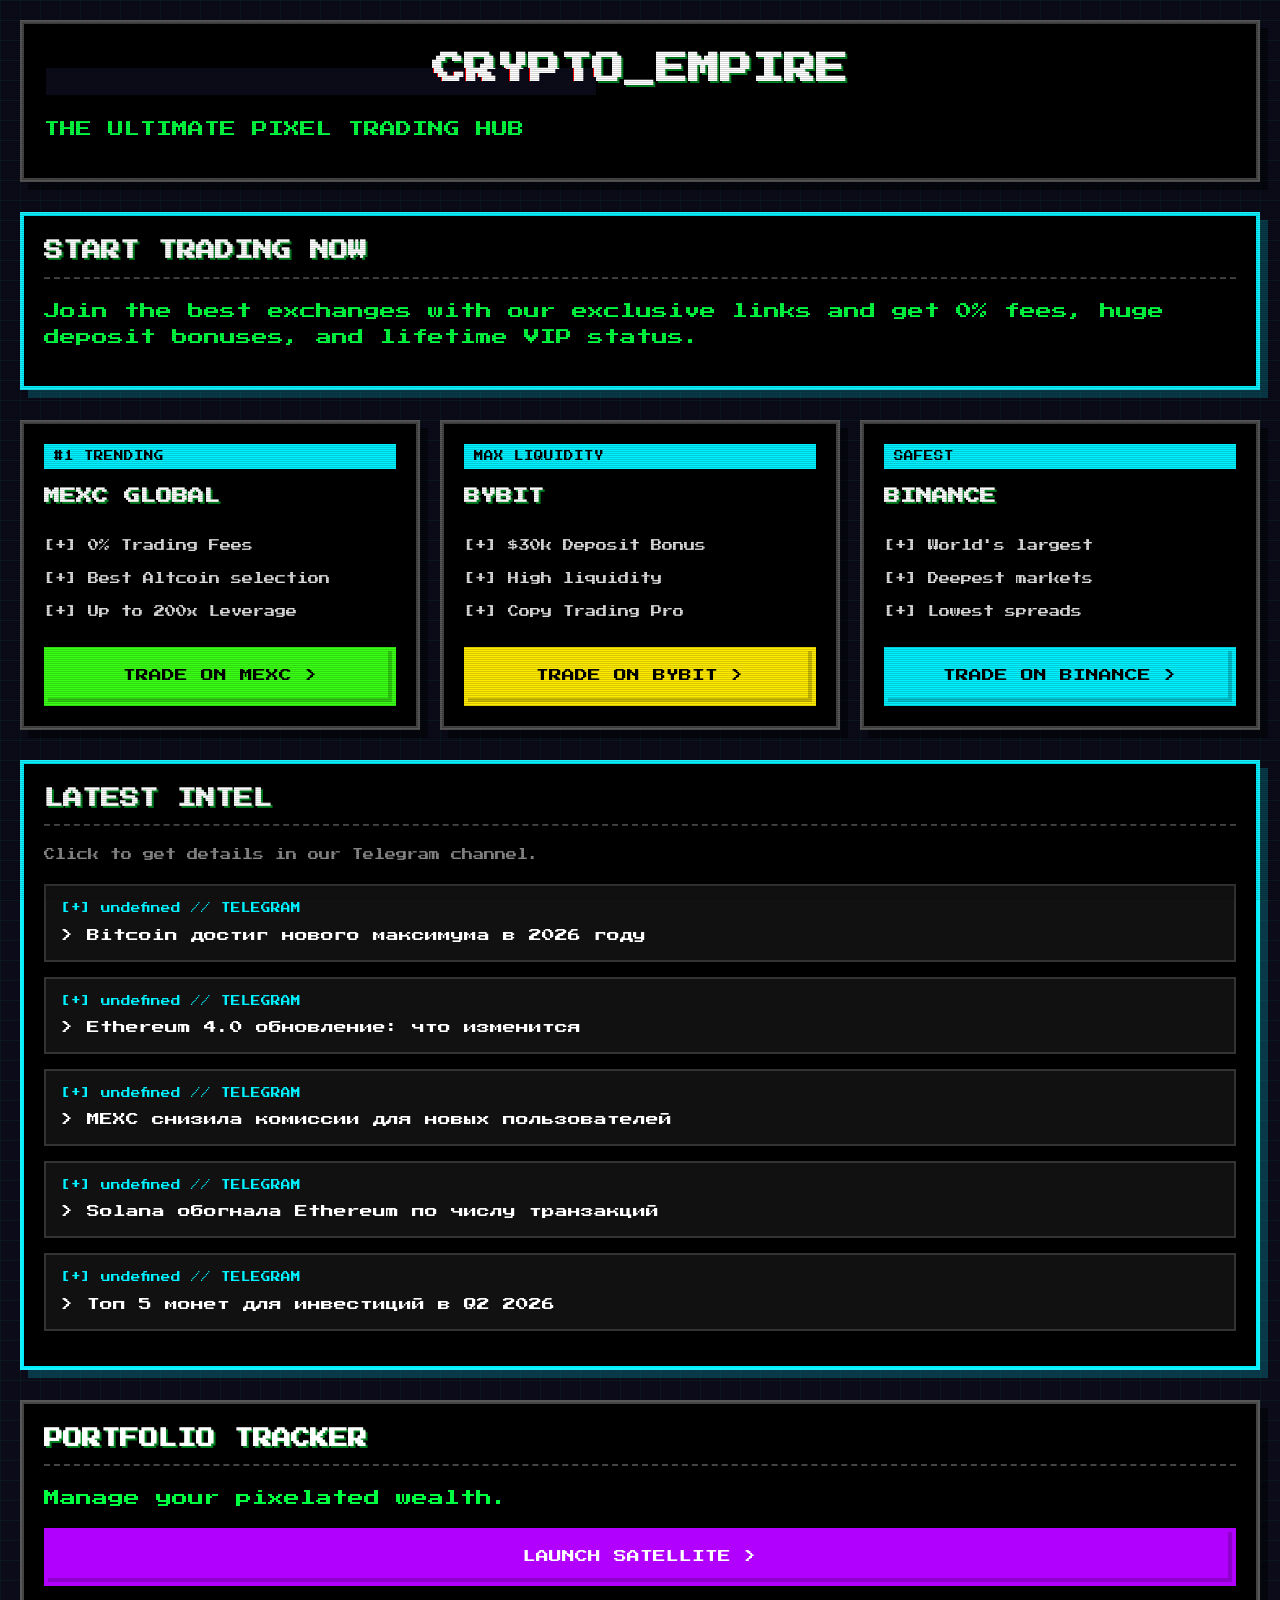
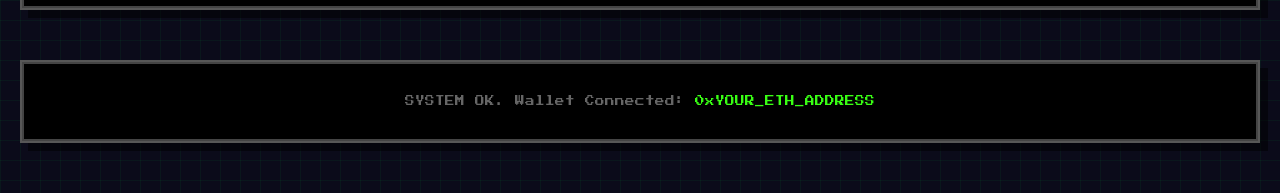
<file: index.html>
<!DOCTYPE html>
<html lang="en">
<head>
    <meta charset="UTF-8">
    <meta name="viewport" content="width=device-width, initial-scale=1.0">
    <title>Crypto Empire | Trade & Earn</title>
    <link href="https://fonts.googleapis.com/css2?family=Press+Start+2P&display=swap" rel="stylesheet">
    <link rel="stylesheet" href="style.css">
</head>
<body>
    <div class="pixel-overlay"></div>
    <header class="pixel-box">
        <h1 class="glitch" data-text="CRYPTO_EMPIRE">CRYPTO_EMPIRE</h1>
        <p>THE ULTIMATE PIXEL TRADING HUB</p>
    </header>

    <main>
        <section class="pixel-box highlight" id="hero">
            <h2>START TRADING NOW</h2>
            <p>Join the best exchanges with our exclusive links and get 0% fees, huge deposit bonuses, and lifetime VIP status.</p>
        </section>

        <section id="exchanges">
            <!-- MEXC -->
            <div class="exchange-card pixel-box">
                <div class="tag pixel-border">#1 TRENDING</div>
                <h3>MEXC GLOBAL</h3>
                <ul class="pixel-list">
                    <li>[+] 0% Trading Fees</li>
                    <li>[+] Best Altcoin selection</li>
                    <li>[+] Up to 200x Leverage</li>
                </ul>
                <a href="#" id="mexc-link" class="pixel-btn green">TRADE ON MEXC ></a>
            </div>

            <!-- Bybit -->
            <div class="exchange-card pixel-box">
                <div class="tag pixel-border">MAX LIQUIDITY</div>
                <h3>BYBIT</h3>
                <ul class="pixel-list">
                    <li>[+] $30k Deposit Bonus</li>
                    <li>[+] High liquidity</li>
                    <li>[+] Copy Trading Pro</li>
                </ul>
                <a href="#" id="bybit-link" class="pixel-btn yellow">TRADE ON BYBIT ></a>
            </div>

            <!-- Binance -->
            <div class="exchange-card pixel-box">
                <div class="tag pixel-border">SAFEST</div>
                <h3>BINANCE</h3>
                <ul class="pixel-list">
                    <li>[+] World's largest</li>
                    <li>[+] Deepest markets</li>
                    <li>[+] Lowest spreads</li>
                </ul>
                <a href="#" id="binance-link" class="pixel-btn blue">TRADE ON BINANCE ></a>
            </div>
        </section>

        <!-- Dynamic News Section -->
        <section class="pixel-box highlight" id="news">
            <h2>LATEST INTEL</h2>
            <p class="subtitle">Click to get details in our Telegram channel.</p>
            <div id="news-container">
                <div class="loading-blinker">LOADING...</div>
            </div>
        </section>
        
        <!-- Tracker Ad -->
        <section class="pixel-box" id="tracker-ad">
            <h2>PORTFOLIO TRACKER</h2>
            <p>Manage your pixelated wealth.</p>
            <a href="../crypto-portfolio-tracker/" class="pixel-btn purple">LAUNCH SATELLITE ></a>
        </section>

    </main>

    <footer class="pixel-box">
        <p>SYSTEM OK. Wallet Connected: <span id="wallet-addr" class="loading-blinker">WAITING...</span></p>
    </footer>

    <script src="script.js"></script>
</body>
</html>
</file>
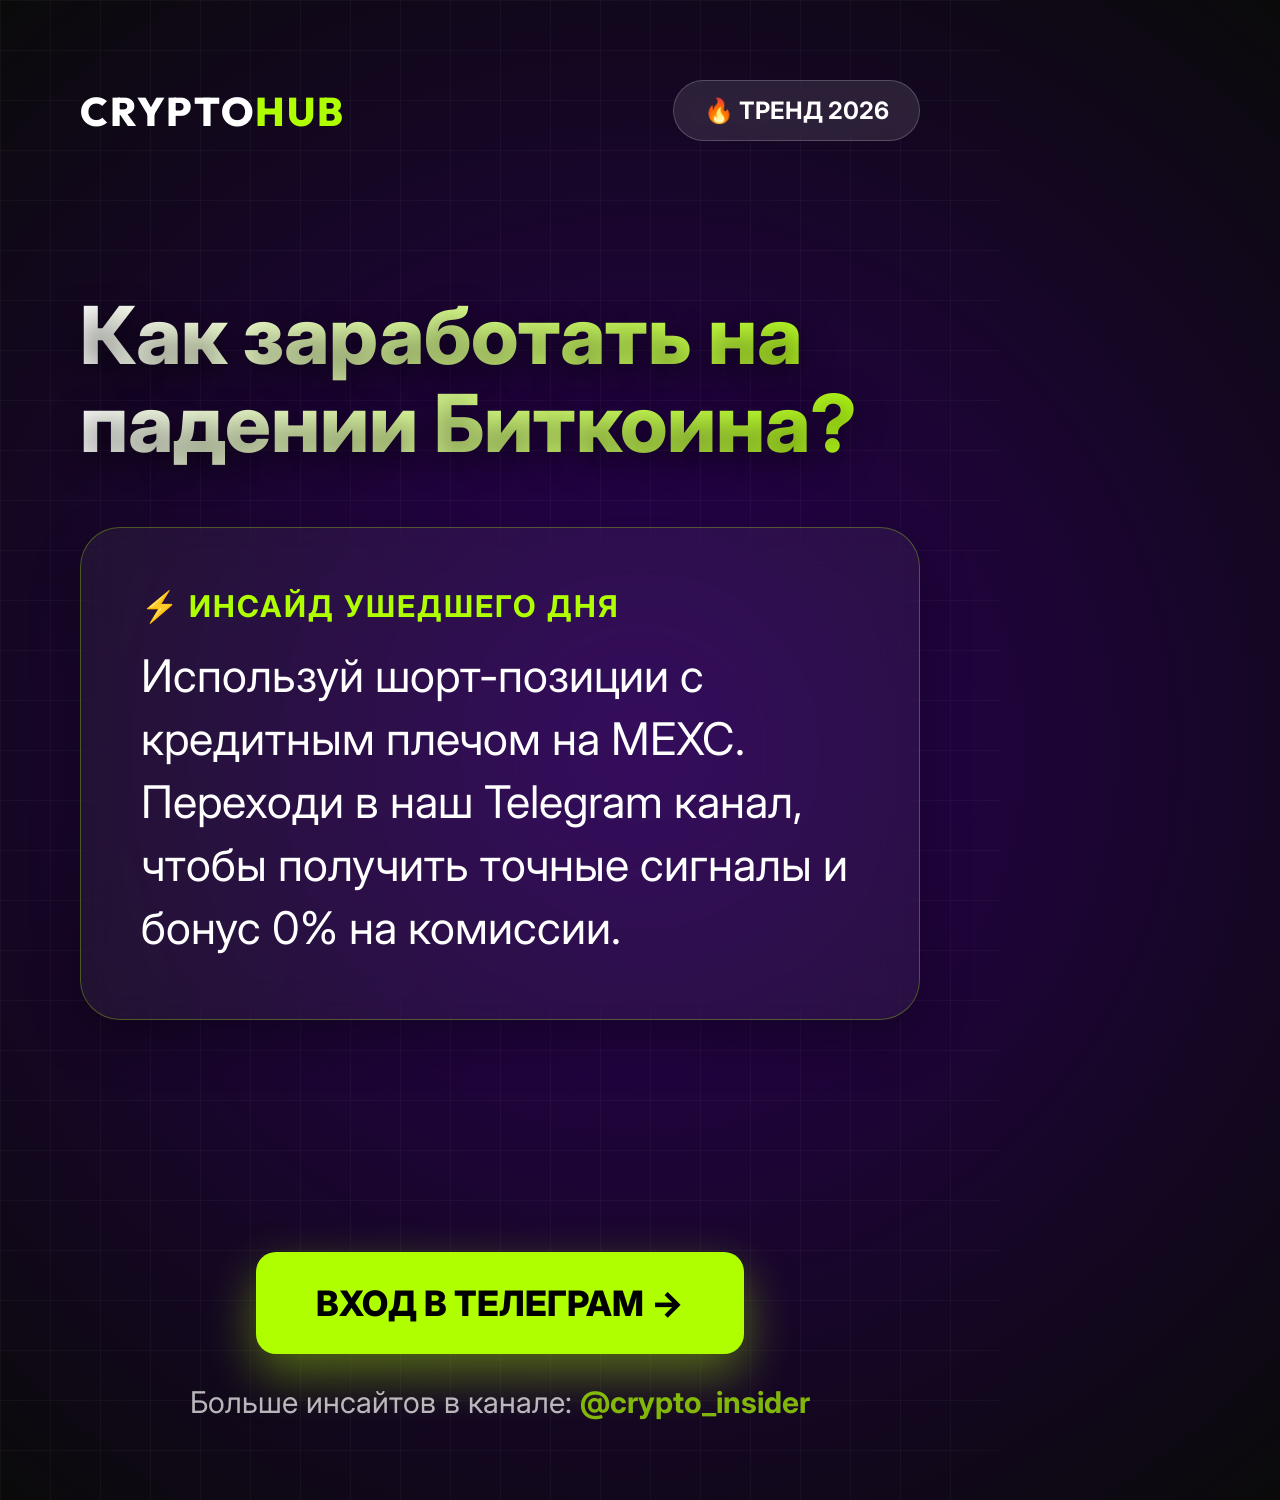
<file: pin_template.html>
<!DOCTYPE html>
<html lang="ru">
<head>
    <meta charset="UTF-8">
    <meta name="viewport" content="width=1000, initial-scale=1.5">
    <link href="https://fonts.googleapis.com/css2?family=Inter:wght@400;700&family=Outfit:wght@800&display=swap" rel="stylesheet">
    <style>
        :root {
            --primary: #afff00;
            --bg: #0a0a0a;
        }
        body {
            width: 1000px;
            height: 1500px;
            margin: 0;
            padding: 0;
            background: radial-gradient(circle at 50% 50%, #2a0055 0%, var(--bg) 100%);
            font-family: 'Inter', sans-serif;
            color: #fff;
            display: flex;
            flex-direction: column;
            box-sizing: border-box;
            position: relative;
            overflow: hidden;
        }
        .grid {
            position: absolute;
            top: 0; left: 0; width: 100%; height: 100%;
            background-image: 
                linear-gradient(rgba(255,255,255,0.03) 1px, transparent 1px),
                linear-gradient(90deg, rgba(255,255,255,0.03) 1px, transparent 1px);
            background-size: 50px 50px;
            z-index: 1;
        }
        .content {
            z-index: 2;
            padding: 80px;
            display: flex;
            flex-direction: column;
            height: 100%;
            box-sizing: border-box;
        }
        .header {
            display: flex;
            justify-content: space-between;
            align-items: center;
            margin-bottom: 150px;
        }
        .logo {
            font-family: 'Outfit', sans-serif;
            font-size: 40px;
            font-weight: 800;
            letter-spacing: 2px;
        }
        .logo span { color: var(--primary); }
        .badge {
            background: rgba(255,255,255,0.1);
            padding: 15px 30px;
            border-radius: 50px;
            font-size: 24px;
            font-weight: 700;
            border: 1px solid rgba(255,255,255,0.2);
            backdrop-filter: blur(10px);
        }
        .main-title {
            font-size: 80px;
            font-weight: 800;
            line-height: 1.1;
            margin-bottom: 60px;
            text-shadow: 0 10px 30px rgba(0,0,0,0.5);
            background: linear-gradient(90deg, #fff, var(--primary));
            -webkit-background-clip: text;
            -webkit-text-fill-color: transparent;
        }
        .glass-box {
            background: rgba(255,255,255,0.05);
            border: 1px solid rgba(175, 255, 0, 0.3);
            border-radius: 40px;
            padding: 60px;
            backdrop-filter: blur(20px);
            margin-bottom: auto;
            box-shadow: 0 20px 50px rgba(0,0,0,0.3);
        }
        .tip-title {
            color: var(--primary);
            font-size: 30px;
            font-weight: 700;
            margin-bottom: 20px;
            text-transform: uppercase;
            letter-spacing: 2px;
        }
        .tip-text {
            font-size: 45px;
            line-height: 1.4;
            font-weight: 400;
        }
        .footer {
            margin-top: auto;
            text-align: center;
        }
        .cta {
            background: var(--primary);
            color: #000;
            display: inline-block;
            padding: 30px 60px;
            border-radius: 20px;
            font-size: 35px;
            font-weight: 800;
            margin-bottom: 30px;
            box-shadow: 0 20px 50px rgba(175, 255, 0, 0.4);
        }
        .social {
            font-size: 30px;
            opacity: 0.7;
        }
        .social span { color: var(--primary); font-weight: 700; }
    </style>
</head>
<body>
    <div class="grid"></div>
    <div class="content">
        <div class="header">
            <div class="logo">CRYPTO<span>HUB</span></div>
            <div class="badge">🔥 ТРЕНД 2026</div>
        </div>
        
        <div class="main-title" id="headline">
            Как заработать на падении Биткоина?
        </div>

        <div class="glass-box">
            <div class="tip-title">⚡ ИНСАЙД УШЕДШЕГО ДНЯ</div>
            <div class="tip-text" id="description">
                Используй шорт-позиции с кредитным плечом на MEXC. Переходи в наш Telegram канал, чтобы получить точные сигналы и бонус 0% на комиссии.
            </div>
        </div>

        <div class="footer">
            <div class="cta">ВХОД В ТЕЛЕГРАМ →</div>
            <div class="social">Больше инсайтов в канале: <span id="tg-handle">@crypto_insider</span></div>
        </div>
    </div>
</body>
</html>
</file>
<file: style.css>
:root {
    --bg-color: #0b0b1a;
    --text-color: #00ff41;
    --pixel-border: #444;
    --accent-green: #39ff14;
    --accent-blue: #00f0ff;
    --accent-yellow: #ffea00;
    --accent-purple: #b200ff;
}

body {
    background-color: var(--bg-color);
    color: var(--text-color);
    font-family: 'Press Start 2P', cursive;
    margin: 0;
    padding: 20px;
    line-height: 1.6;
    background-image: linear-gradient(rgba(0, 255, 65, 0.05) 1px, transparent 1px),
    linear-gradient(90deg, rgba(0, 255, 65, 0.05) 1px, transparent 1px);
    background-size: 20px 20px;
}

.pixel-overlay {
    position: fixed;
    top: 0; left: 0; right: 0; bottom: 0;
    pointer-events: none;
    z-index: 9999;
    background: repeating-linear-gradient(
        0deg,
        rgba(0, 0, 0, 0.15),
        rgba(0, 0, 0, 0.15) 1px,
        transparent 1px,
        transparent 2px
    );
}

.pixel-box {
    background: #000;
    border: 4px solid var(--pixel-border);
    padding: 20px;
    margin-bottom: 30px;
    box-shadow: 8px 8px 0px rgba(0,0,0,0.5);
    position: relative;
}

.pixel-box::after {
    content: '';
    position: absolute;
    top: -4px; left: -4px; right: -4px; bottom: -4px;
    border: 2px solid rgba(255,255,255,0.1);
    pointer-events: none;
}

.pixel-box.highlight {
    border-color: var(--accent-blue);
    box-shadow: 8px 8px 0px rgba(0, 240, 255, 0.2);
}

h1, h2, h3 {
    text-transform: uppercase;
    text-shadow: 2px 2px 0px rgba(0, 255, 65, 0.5);
    margin-top: 0;
}

h1 { font-size: 2rem; color: var(--accent-green); text-align: center; }
h2 { font-size: 1.2rem; color: #fff; margin-bottom: 20px; border-bottom: 2px dashed #444; padding-bottom: 10px; }
h3 { font-size: 1rem; color: #fff; }

.subtitle { color: #888; font-size: 0.7rem; margin-bottom: 20px; }

/* Grid Layout */
#exchanges {
    display: grid;
    grid-template-columns: repeat(auto-fit, minmax(300px, 1fr));
    gap: 20px;
}

.exchange-card {
    display: flex;
    flex-direction: column;
}

.tag.pixel-border {
    display: inline-block;
    padding: 5px 10px;
    font-size: 0.6rem;
    background: var(--accent-blue);
    color: #000;
    margin-bottom: 15px;
    box-shadow: 3px 3px 0 #000;
}

.pixel-list {
    list-style: none;
    padding: 0;
    font-size: 0.7rem;
    flex-grow: 1;
}

.pixel-list li {
    margin-bottom: 15px;
    color: #ddd;
}

.pixel-btn {
    display: block;
    text-align: center;
    text-decoration: none;
    padding: 15px;
    font-size: 0.8rem;
    color: #000;
    background: #fff;
    border: 4px solid #fff;
    box-shadow: inset -4px -4px 0px rgba(0,0,0,0.2), 4px 4px 0px #000;
    transition: all 0.1s;
    cursor: pointer;
    text-transform: uppercase;
}

.pixel-btn:active {
    box-shadow: inset 4px 4px 0px rgba(0,0,0,0.2), 0px 0px 0px #000;
    transform: translate(4px, 4px);
}

.pixel-btn.green { background: var(--accent-green); border-color: var(--accent-green); }
.pixel-btn.yellow { background: var(--accent-yellow); border-color: var(--accent-yellow); }
.pixel-btn.blue { background: var(--accent-blue); border-color: var(--accent-blue); }
.pixel-btn.purple { background: var(--accent-purple); border-color: var(--accent-purple); color:#fff; }

/* News section */
.news-item {
    display: block;
    padding: 15px;
    border: 2px solid #333;
    margin-bottom: 15px;
    text-decoration: none;
    color: #fff;
    background: #111;
    transition: all 0.2s;
}

.news-item:hover {
    border-color: var(--accent-green);
    background: #000;
    color: var(--accent-green);
    padding-left: 20px;
}

.news-date {
    font-size: 0.6rem;
    color: var(--accent-blue);
    margin-bottom: 10px;
}

.news-title {
    font-size: 0.8rem;
    line-height: 1.4;
}

.loading-blinker {
    animation: blink 1s step-end infinite;
}

@keyframes blink {
    50% { opacity: 0; }
}

footer { margin-top: 50px; font-size: 0.6rem; text-align: center; color: #666; }
footer span { color: var(--accent-green); }

/* Glitch effect on header */
.glitch {
    position: relative;
    color: white;
}
.glitch::before, .glitch::after {
    content: attr(data-text);
    position: absolute;
    top: 0;
    left: 0;
    width: 100%;
    height: 100%;
    background: var(--bg-color);
}
.glitch::before {
    left: 2px;
    text-shadow: -1px 0 red;
    clip: rect(24px, 550px, 90px, 0);
    animation: glitch-anim 2s infinite linear alternate-reverse;
}
.glitch::after {
    left: -2px;
    text-shadow: -1px 0 blue;
    clip: rect(85px, 550px, 140px, 0);
    animation: glitch-anim 2.5s infinite linear alternate-reverse;
}
@keyframes glitch-anim {
    0% { clip: rect(11px, 9999px, 83px, 0); }
    20% { clip: rect(2px, 9999px, 89px, 0); }
    40% { clip: rect(24px, 9999px, 16px, 0); }
    60% { clip: rect(100px, 9999px, 95px, 0); }
    80% { clip: rect(31px, 9999px, 20px, 0); }
    100% { clip: rect(81px, 9999px, 7px, 0); }
}
</file>
